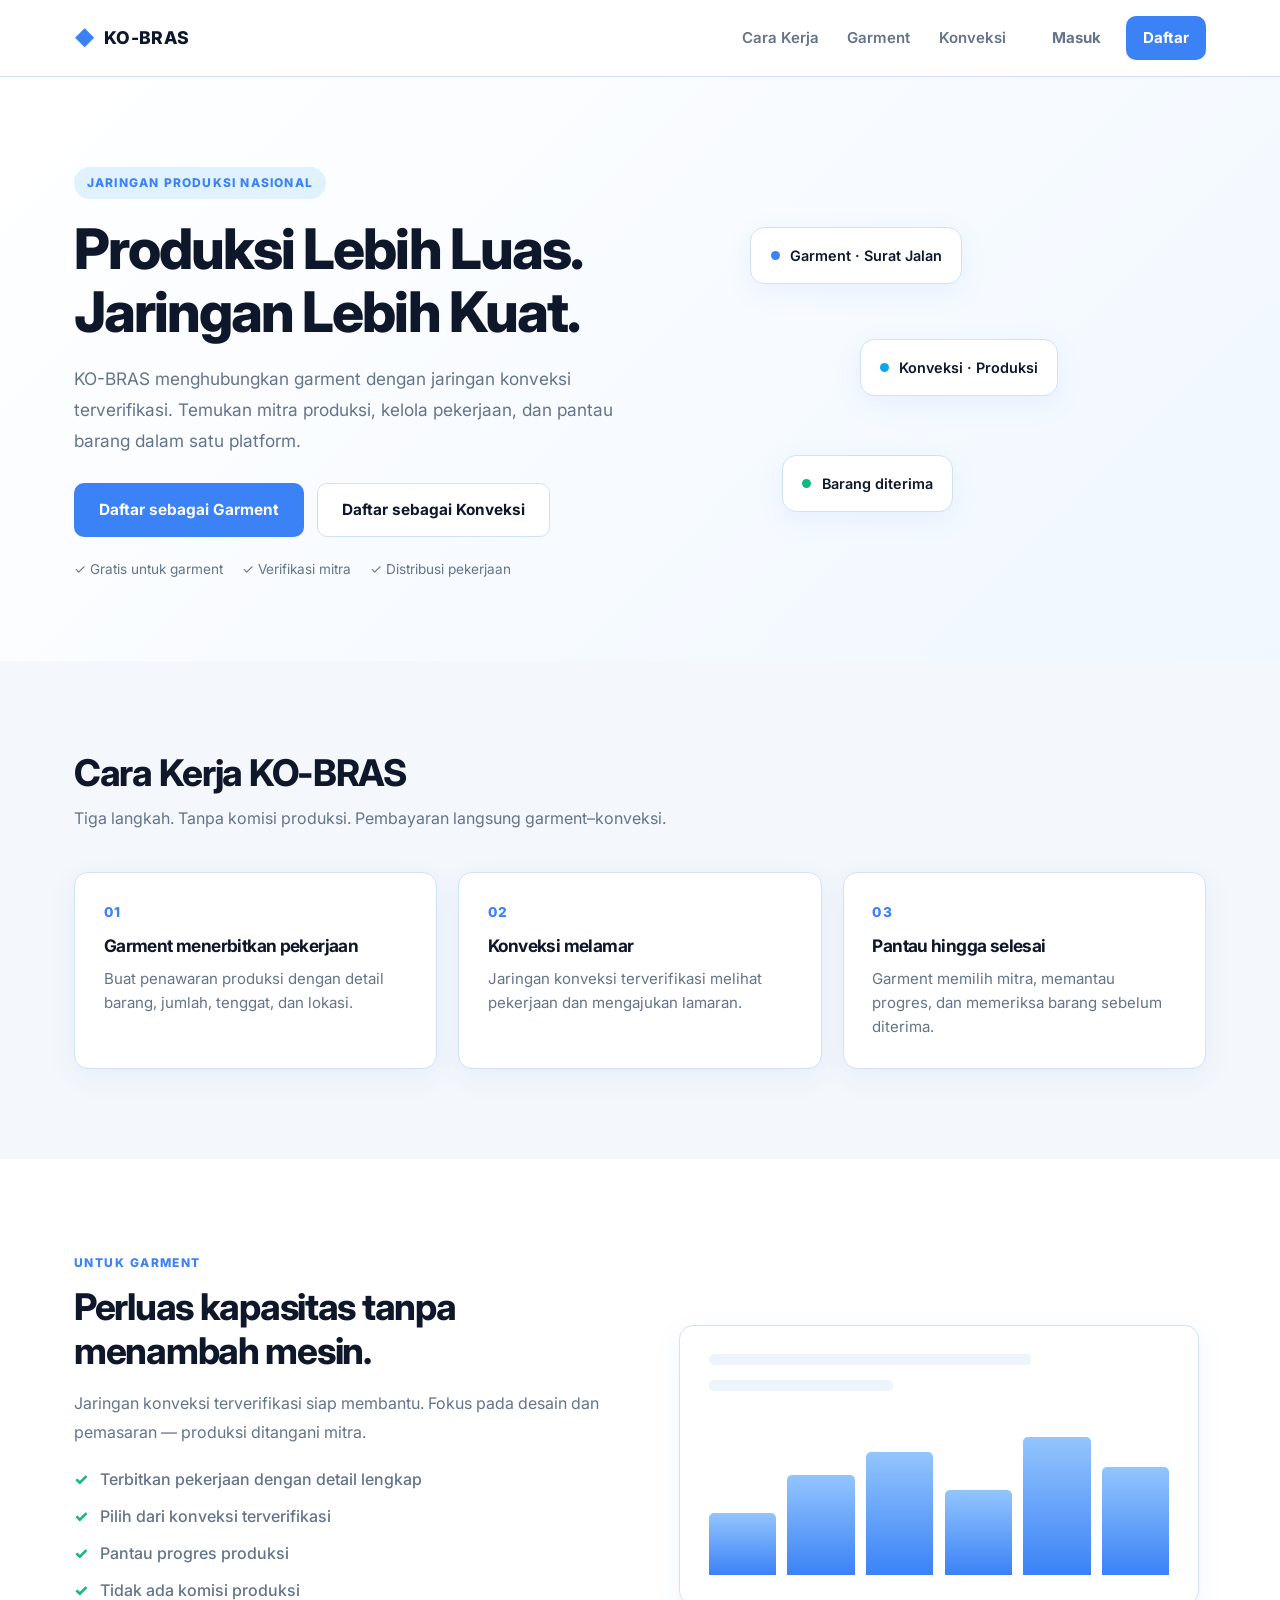
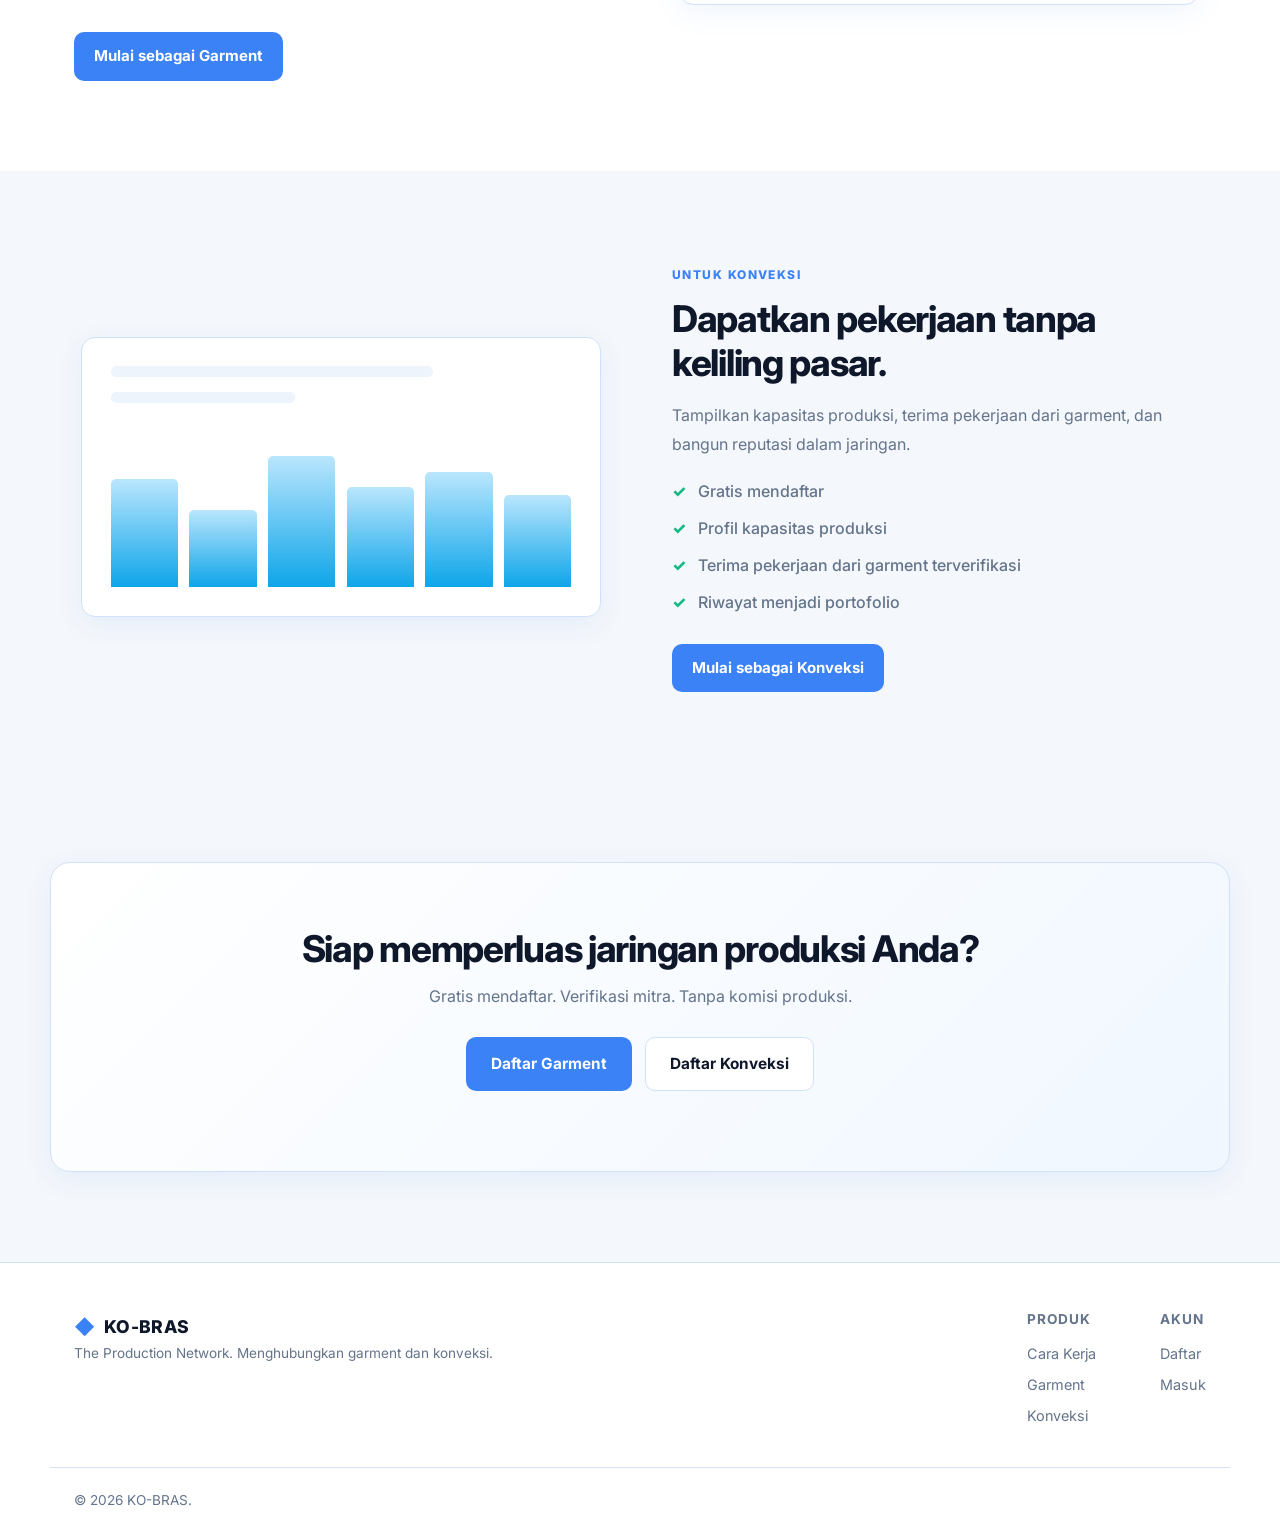
<file: index.html>
<!doctype html>
<html lang="id">
<head>
<meta charset="utf-8" />
<meta name="viewport" content="width=device-width, initial-scale=1" />
<title>KO-BRAS — Produksi Lebih Luas. Jaringan Lebih Kuat.</title>
<meta name="description" content="Platform yang menghubungkan garment dengan jaringan konveksi untuk produksi yang lebih luas dan jaringan yang lebih kuat." />
<link href="https://fonts.googleapis.com/css2?family=Inter:wght@400;500;600;700;800&display=swap" rel="stylesheet" />
<link rel="stylesheet" href="style.css?v=3" />
</head>
<body class="landing">

<header class="site-header">
  <div class="container header-inner">
    <a href="index.html" class="brand"><span class="brand-mark">◆</span><span class="brand-name">KO-BRAS</span></a>
    <nav class="site-nav" id="siteNav">
      <a href="#cara-kerja">Cara Kerja</a>
      <a href="#garment">Garment</a>
      <a href="#konveksi">Konveksi</a>
      <div class="nav-actions">
        <a href="login.html" class="btn btn-ghost">Masuk</a>
        <a href="register.html" class="btn btn-primary">Daftar</a>
      </div>
    </nav>
    <button class="nav-toggle" id="navToggle" aria-label="Menu">☰</button>
  </div>
</header>

<section class="hero">
  <div class="container hero-inner">
    <div class="hero-copy">
      <span class="pill">Jaringan Produksi Nasional</span>
      <h1>Produksi Lebih Luas.<br/>Jaringan Lebih Kuat.</h1>
      <p class="lead">KO-BRAS menghubungkan garment dengan jaringan konveksi terverifikasi. Temukan mitra produksi, kelola pekerjaan, dan pantau barang dalam satu platform.</p>
      <div class="hero-cta">
        <a href="register.html?type=garment" class="btn btn-primary btn-lg">Daftar sebagai Garment</a>
        <a href="register.html?type=konveksi" class="btn btn-outline btn-lg">Daftar sebagai Konveksi</a>
      </div>
      <div class="hero-meta">
        <span>✓ Gratis untuk garment</span>
        <span>✓ Verifikasi mitra</span>
        <span>✓ Distribusi pekerjaan</span>
      </div>
    </div>
    <div class="hero-visual" aria-hidden="true">
      <div class="h-card h-card-1"><span class="dot dot-g"></span>Garment · Surat Jalan</div>
      <div class="h-card h-card-2"><span class="dot dot-k"></span>Konveksi · Produksi</div>
      <div class="h-card h-card-3"><span class="dot dot-ok"></span>Barang diterima</div>
    </div>
  </div>
</section>

<section id="cara-kerja" class="section">
  <div class="container">
    <h2 class="section-title">Cara Kerja KO-BRAS</h2>
    <p class="section-sub">Tiga langkah. Tanpa komisi produksi. Pembayaran langsung garment–konveksi.</p>
    <div class="steps">
      <div class="step"><div class="step-num">01</div><h3>Garment menerbitkan pekerjaan</h3><p>Buat penawaran produksi dengan detail barang, jumlah, tenggat, dan lokasi.</p></div>
      <div class="step"><div class="step-num">02</div><h3>Konveksi melamar</h3><p>Jaringan konveksi terverifikasi melihat pekerjaan dan mengajukan lamaran.</p></div>
      <div class="step"><div class="step-num">03</div><h3>Pantau hingga selesai</h3><p>Garment memilih mitra, memantau progres, dan memeriksa barang sebelum diterima.</p></div>
    </div>
  </div>
</section>

<section id="garment" class="section section-alt">
  <div class="container split">
    <div>
      <span class="eyebrow">Untuk Garment</span>
      <h2>Perluas kapasitas tanpa menambah mesin.</h2>
      <p>Jaringan konveksi terverifikasi siap membantu. Fokus pada desain dan pemasaran — produksi ditangani mitra.</p>
      <ul class="checklist">
        <li>Terbitkan pekerjaan dengan detail lengkap</li>
        <li>Pilih dari konveksi terverifikasi</li>
        <li>Pantau progres produksi</li>
        <li>Tidak ada komisi produksi</li>
      </ul>
      <a href="register.html?type=garment" class="btn btn-primary">Mulai sebagai Garment</a>
    </div>
    <div class="mock mock-g"><div class="mock-line"></div><div class="mock-line short"></div>
      <div class="mock-bars"><span style="height:40%"></span><span style="height:65%"></span><span style="height:80%"></span><span style="height:55%"></span><span style="height:90%"></span><span style="height:70%"></span></div>
    </div>
  </div>
</section>

<section id="konveksi" class="section">
  <div class="container split reverse">
    <div class="mock mock-k"><div class="mock-line"></div><div class="mock-line short"></div>
      <div class="mock-bars"><span style="height:70%"></span><span style="height:50%"></span><span style="height:85%"></span><span style="height:65%"></span><span style="height:75%"></span><span style="height:60%"></span></div>
    </div>
    <div>
      <span class="eyebrow">Untuk Konveksi</span>
      <h2>Dapatkan pekerjaan tanpa keliling pasar.</h2>
      <p>Tampilkan kapasitas produksi, terima pekerjaan dari garment, dan bangun reputasi dalam jaringan.</p>
      <ul class="checklist">
        <li>Gratis mendaftar</li>
        <li>Profil kapasitas produksi</li>
        <li>Terima pekerjaan dari garment terverifikasi</li>
        <li>Riwayat menjadi portofolio</li>
      </ul>
      <a href="register.html?type=konveksi" class="btn btn-primary">Mulai sebagai Konveksi</a>
    </div>
  </div>
</section>

<section class="section section-cta">
  <div class="container cta-box">
    <h2>Siap memperluas jaringan produksi Anda?</h2>
    <p>Gratis mendaftar. Verifikasi mitra. Tanpa komisi produksi.</p>
    <div class="hero-cta">
      <a href="register.html?type=garment" class="btn btn-primary btn-lg">Daftar Garment</a>
      <a href="register.html?type=konveksi" class="btn btn-outline btn-lg">Daftar Konveksi</a>
    </div>
  </div>
</section>

<footer class="site-footer">
  <div class="container footer-inner">
    <div>
      <div class="brand"><span class="brand-mark">◆</span><span class="brand-name">KO-BRAS</span></div>
      <p class="muted small">The Production Network. Menghubungkan garment dan konveksi.</p>
    </div>
    <div class="footer-cols">
      <div><h4>Produk</h4><a href="#cara-kerja">Cara Kerja</a><a href="#garment">Garment</a><a href="#konveksi">Konveksi</a></div>
      <div><h4>Akun</h4><a href="register.html">Daftar</a><a href="login.html">Masuk</a></div>
    </div>
  </div>
  <div class="container footer-bottom"><span class="muted small">© <span id="year"></span> KO-BRAS.</span></div>
</footer>

<script>document.getElementById('year').textContent = new Date().getFullYear();</script>
<script>
  const navToggle = document.getElementById('navToggle');
  const siteNav = document.getElementById('siteNav');
  navToggle.addEventListener('click', () => siteNav.classList.toggle('open'));
</script>
</body>
</html>
</file>
<file: style.css>
/* =========================================
   KO-BRAS — RESPONSIVE DESIGN SYSTEM
   Light Blue / White Theme
========================================= */

:root {
  --bg: #f4f7fb;
  --surface: #ffffff;
  --surface-2: #eef4fb;
  --border: #d0e1f9;
  --text: #0f172a;
  --muted: #64748b;

  --brand: #3b82f6;
  --brand-2: #0ea5e9;
  --brand-light: #e0f2fe;

  --ok: #10b981;
  --err: #ef4444;

  --radius: 14px;
  --radius-sm: 10px;
  --shadow: 0 8px 28px rgba(59,130,246,.08);
  --max: 1180px;
}

/* RESET */

*,
*::before,
*::after {
  box-sizing: border-box;
}

html {
  margin: 0;
  padding: 0;
  scroll-behavior: smooth;
  scroll-padding-top: 90px;
  -webkit-text-size-adjust: 100%;
}

body {
  margin: 0;
  padding: 0;
  min-width: 320px;
  background: var(--bg);
  color: var(--text);
  font-family: 'Inter', system-ui, -apple-system, sans-serif;
  font-size: 16px;
  line-height: 1.6;
  -webkit-font-smoothing: antialiased;
  overflow-x: hidden;
}

img,
svg,
video {
  max-width: 100%;
  height: auto;
}

a {
  color: inherit;
  text-decoration: none;
}

button,
input,
textarea,
select {
  font: inherit;
}

h1,h2,h3,h4 {
  margin: 0 0 .65rem;
  letter-spacing: -.035em;
  line-height: 1.2;
}

h1 {
  font-size: clamp(2rem, 4.5vw, 3.5rem);
  font-weight: 800;
}

h2 {
  font-size: clamp(1.65rem, 3vw, 2.3rem);
  font-weight: 750;
}

h3 {
  font-size: 1.08rem;
  font-weight: 700;
}

p {
  margin: 0 0 .85rem;
}

.container {
  width: 100%;
  max-width: var(--max);
  margin: 0 auto;
  padding-left: 24px;
  padding-right: 24px;
}

.muted { color: var(--muted); }
.small { font-size: .85rem; }
.center { text-align: center; }

/* BUTTONS */

.btn {
  display: inline-flex;
  align-items: center;
  justify-content: center;
  gap: .5rem;
  min-height: 44px;
  padding: .7rem 1.2rem;
  border: 1px solid transparent;
  border-radius: var(--radius-sm);
  font-size: .94rem;
  font-weight: 700;
  cursor: pointer;
  transition: background .2s, border-color .2s, transform .2s;
  white-space: normal;
  text-align: center;
  font-family: inherit;
}

.btn:hover {
  transform: translateY(-2px);
}

.btn:disabled {
  opacity: .6;
  cursor: not-allowed;
}

.btn-primary {
  background: var(--brand);
  color: #fff;
}

.btn-primary:hover {
  background: #2563eb;
}

.btn-outline {
  background: #fff;
  color: var(--text);
  border-color: var(--border);
}

.btn-outline:hover {
  border-color: var(--brand);
  color: var(--brand);
}

.btn-ghost {
  background: transparent;
  color: var(--muted);
}

.btn-ghost:hover {
  color: var(--brand);
}

.btn-lg {
  min-height: 52px;
  padding: .85rem 1.5rem;
  font-size: .96rem;
}

.btn-sm {
  min-height: 36px;
  padding: .4rem .8rem;
  font-size: .85rem;
}

.btn-block {
  width: 100%;
}

/* BRAND */

.brand {
  display: inline-flex;
  align-items: center;
  gap: .55rem;
  font-weight: 800;
  letter-spacing: .02em;
  flex-shrink: 0;
}

.brand-mark {
  color: var(--brand);
  font-size: 1.25rem;
}

.brand-name {
  font-size: 1.1rem;
}

.role-tag {
  font-size: .7rem;
  text-transform: uppercase;
  letter-spacing: .08em;
  background: var(--brand-light);
  color: var(--brand);
  padding: .2rem .5rem;
  border-radius: 999px;
  font-weight: 700;
}

.role-k {
  background: rgba(14,165,233,.1);
  color: var(--brand-2);
}

/* HEADER */

.site-header {
  position: sticky;
  top: 0;
  z-index: 100;
  background: rgba(255,255,255,.94);
  backdrop-filter: blur(14px);
  -webkit-backdrop-filter: blur(14px);
  border-bottom: 1px solid var(--border);
}

.header-inner {
  min-height: 76px;
  display: flex;
  align-items: center;
  justify-content: space-between;
  gap: 1rem;
}

.site-nav {
  display: flex;
  align-items: center;
  gap: 1.8rem;
}

.site-nav > a {
  color: var(--muted);
  font-size: .94rem;
  font-weight: 600;
  transition: color .2s;
}

.site-nav > a:hover {
  color: var(--brand);
}

.nav-actions {
  display: flex;
  align-items: center;
  gap: .5rem;
}

.site-nav .btn {
  padding: .55rem 1rem;
}

.nav-toggle {
  display: none;
  width: 44px;
  height: 44px;
  background: #fff;
  border: 1px solid var(--border);
  color: var(--text);
  border-radius: 10px;
  font-size: 1.2rem;
  cursor: pointer;
}

/* HERO */

.hero {
  position: relative;
  overflow: hidden;
  padding: 90px 0 80px;
  background: linear-gradient(135deg,#fff 0%,#f0f7ff 100%);
}

.hero-inner {
  display: grid;
  grid-template-columns: 1.15fr .85fr;
  gap: 60px;
  align-items: center;
}

.hero-copy {
  min-width: 0;
}

.pill {
  display: inline-block;
  font-size: .75rem;
  text-transform: uppercase;
  letter-spacing: .1em;
  font-weight: 800;
  color: var(--brand);
  background: var(--brand-light);
  padding: .4rem .8rem;
  border-radius: 999px;
  margin-bottom: 1.2rem;
}

.hero h1 {
  margin-bottom: 1.2rem;
  line-height: 1.12;
}

.lead {
  font-size: 1.08rem;
  color: var(--muted);
  max-width: 550px;
  line-height: 1.8;
}

.hero-cta {
  display: flex;
  gap: .8rem;
  flex-wrap: wrap;
  margin: 1.7rem 0 1rem;
}

.hero-meta {
  display: flex;
  gap: 1.2rem;
  flex-wrap: wrap;
  font-size: .85rem;
  color: var(--muted);
  margin-top: 1.4rem;
}

.hero-visual {
  position: relative;
  height: 350px;
  min-width: 0;
}

.h-card {
  position: absolute;
  max-width: 95%;
  background: #fff;
  border: 1px solid var(--border);
  border-radius: var(--radius);
  padding: 1rem 1.2rem;
  box-shadow: var(--shadow);
  font-size: .9rem;
  display: flex;
  align-items: center;
  gap: .65rem;
  font-weight: 600;
}

.h-card-1 { top: 8%; left: 0; }
.h-card-2 { top: 40%; left: 24%; }
.h-card-3 { top: 73%; left: 7%; }

.dot {
  width: 9px;
  height: 9px;
  border-radius: 50%;
  flex-shrink: 0;
}

.dot-g { background: var(--brand); }
.dot-k { background: var(--brand-2); }
.dot-ok { background: var(--ok); }

/* SECTIONS */

.section {
  padding: 90px 0;
}

.section-alt {
  background: #fff;
}

.section-title {
  margin-bottom: .7rem;
}

.section-sub {
  color: var(--muted);
  margin-bottom: 2.5rem;
  max-width: 650px;
}

/* STEPS */

.steps {
  display: grid;
  grid-template-columns: repeat(3,minmax(0,1fr));
  gap: 1.3rem;
}

.step {
  min-width: 0;
  background: #fff;
  border: 1px solid var(--border);
  border-radius: var(--radius);
  padding: 1.8rem;
  box-shadow: var(--shadow);
  transition: transform .2s, box-shadow .2s;
}

.step:hover {
  transform: translateY(-4px);
  box-shadow: 0 12px 30px rgba(59,130,246,.12);
}

.step-num {
  font-size: .85rem;
  font-weight: 800;
  color: var(--brand);
  letter-spacing: .1em;
  margin-bottom: .8rem;
}

.step h3 {
  margin-bottom: .6rem;
}

.step p {
  color: var(--muted);
  font-size: .94rem;
  margin: 0;
}

/* SPLIT SECTIONS */

.split {
  display: grid;
  grid-template-columns: repeat(2,minmax(0,1fr));
  gap: 4rem;
  align-items: center;
}

.split > div {
  min-width: 0;
}

.eyebrow {
  display: inline-block;
  font-size: .75rem;
  text-transform: uppercase;
  letter-spacing: .12em;
  font-weight: 800;
  color: var(--brand);
  margin-bottom: .8rem;
}

.split h2 {
  margin-bottom: 1rem;
}

.split p {
  color: var(--muted);
  line-height: 1.8;
}

.checklist {
  list-style: none;
  padding: 0;
  margin: 1.3rem 0 1.8rem;
}

.checklist li {
  padding-left: 1.6rem;
  position: relative;
  margin-bottom: .7rem;
  color: var(--muted);
  font-weight: 500;
}

.checklist li::before {
  content: "✓";
  position: absolute;
  left: 0;
  color: var(--ok);
  font-weight: 800;
}

/* MOCKUP */

.mock {
  width: 100%;
  max-width: 520px;
  margin: auto;
  background: #fff;
  border: 1px solid var(--border);
  border-radius: var(--radius);
  padding: 1.8rem;
  height: 280px;
  display: flex;
  flex-direction: column;
  gap: .9rem;
  box-shadow: var(--shadow);
  overflow: hidden;
}

.mock-line {
  height: 11px;
  background: var(--surface-2);
  border-radius: 5px;
  width: 70%;
  flex-shrink: 0;
}

.mock-line.short {
  width: 40%;
}

.mock-bars {
  flex: 1;
  min-height: 0;
  display: flex;
  align-items: flex-end;
  gap: .7rem;
  padding-top: 1rem;
}

.mock-bars span {
  flex: 1;
  min-width: 0;
  border-radius: 5px 5px 0 0;
  min-height: 20px;
}

.mock-g .mock-bars span {
  background: linear-gradient(to top,var(--brand),#93c5fd);
}

.mock-k .mock-bars span {
  background: linear-gradient(to top,var(--brand-2),#bae6fd);
}

/* CTA */

.section-cta {
  padding: 80px 0 90px;
}

.cta-box {
  background: linear-gradient(135deg,#fff,#f0f7ff);
  border: 1px solid var(--border);
  border-radius: 20px;
  padding: 4rem 2rem;
  text-align: center;
  box-shadow: var(--shadow);
}

.cta-box h2 {
  margin-bottom: .8rem;
}

.cta-box p {
  color: var(--muted);
  margin-bottom: 1.5rem;
}

.cta-box .hero-cta {
  justify-content: center;
}

/* FOOTER */

.site-footer {
  background: #fff;
  border-top: 1px solid var(--border);
  padding: 3rem 0 1.5rem;
}

.footer-inner {
  display: flex;
  justify-content: space-between;
  gap: 2rem;
  flex-wrap: wrap;
}

.footer-cols {
  display: flex;
  gap: 4rem;
}

.footer-cols h4 {
  font-size: .85rem;
  text-transform: uppercase;
  letter-spacing: .08em;
  color: var(--muted);
  margin-bottom: .9rem;
}

.footer-cols a {
  display: block;
  font-size: .9rem;
  color: var(--muted);
  margin: .5rem 0;
}

.footer-cols a:hover {
  color: var(--brand);
}

.footer-bottom {
  border-top: 1px solid var(--border);
  padding-top: 1.2rem;
  margin-top: 2rem;
}

/* AUTH PAGES */

.auth-page {
  min-height: 100vh;
  display: flex;
  align-items: center;
  justify-content: center;
  padding: 2rem 1rem;
  background: var(--bg);
}

.auth-card {
  width: 100%;
  max-width: 440px;
  background: #fff;
  border: 1px solid var(--border);
  border-radius: var(--radius);
  padding: 2rem;
  box-shadow: var(--shadow);
}

.auth-brand {
  margin-bottom: 1.25rem;
}

.auth-card h1 {
  font-size: 1.6rem;
  margin-bottom: .3rem;
}

.auth-card form {
  display: flex;
  flex-direction: column;
  gap: .9rem;
  margin-top: 1.3rem;
}

.auth-card label {
  display: flex;
  flex-direction: column;
  gap: .4rem;
  font-size: .85rem;
  font-weight: 600;
  color: var(--muted);
}

.auth-card input {
  width: 100%;
  min-width: 0;
  background: var(--surface-2);
  border: 1px solid var(--border);
  border-radius: var(--radius-sm);
  padding: .8rem .9rem;
  color: var(--text);
  font-size: 16px;
  font-family: inherit;
}

.auth-card input:focus {
  outline: none;
  border-color: var(--brand);
  background: #fff;
  box-shadow: 0 0 0 3px rgba(59,130,246,.1);
}

.auth-back {
  position: absolute;
  top: 1.25rem;
  left: 1.25rem;
  color: var(--muted);
  font-size: .9rem;
}

.auth-back:hover {
  color: var(--brand);
}

.hint {
  font-size: .75rem;
  color: var(--muted);
  font-weight: 400;
}

.account-picker {
  display: grid;
  grid-template-columns: repeat(2,minmax(0,1fr));
  gap: .5rem;
  margin-top: 1.25rem;
  padding: .25rem;
  background: var(--surface-2);
  border: 1px solid var(--border);
  border-radius: var(--radius-sm);
}

.picker-btn {
  background: transparent;
  border: none;
  color: var(--muted);
  padding: .7rem;
  border-radius: 8px;
  font-weight: 700;
  cursor: pointer;
  font-family: inherit;
  font-size: .9rem;
  transition: all .15s;
}

.picker-btn.active {
  background: #fff;
  color: var(--brand);
  box-shadow: 0 2px 4px rgba(0,0,0,.05);
}

.form-error {
  background: rgba(239,68,68,.1);
  color: var(--err);
  border: 1px solid rgba(239,68,68,.3);
  padding: .7rem .9rem;
  border-radius: 8px;
  font-size: .85rem;
  margin: 0;
  overflow-wrap: anywhere;
}

.form-success {
  background: rgba(16,185,129,.1);
  color: var(--ok);
  border: 1px solid rgba(16,185,129,.3);
  padding: .7rem .9rem;
  border-radius: 8px;
  font-size: .85rem;
  margin: 0;
}

/* =========================================
   RESPONSIVE — TABLET
========================================= */

@media (max-width: 900px) {

  .container {
    padding-left: 22px;
    padding-right: 22px;
  }

  .hero {
    padding: 65px 0;
  }

  .hero-inner {
    grid-template-columns: 1fr .8fr;
    gap: 25px;
  }

  .hero-visual {
    height: 290px;
  }

  .h-card {
    font-size: .8rem;
    padding: .8rem;
  }

  .steps {
    grid-template-columns: repeat(2,minmax(0,1fr));
  }

  .split {
    gap: 2.2rem;
  }

  .section {
    padding: 70px 0;
  }

}

/* =========================================
   RESPONSIVE — MOBILE
========================================= */

@media (max-width: 680px) {

  html {
    scroll-padding-top: 75px;
  }

  .container {
    padding-left: 20px;
    padding-right: 20px;
  }

  /* MOBILE HEADER */

  .header-inner {
    min-height: 66px;
    padding-top: .5rem;
    padding-bottom: .5rem;
  }

  .brand-name {
    font-size: 1rem;
  }

  .nav-toggle {
    display: flex;
    align-items: center;
    justify-content: center;
  }

  .site-nav {
    display: none;
    position: absolute;
    top: 100%;
    left: 0;
    right: 0;
    width: 100%;
    background: #fff;
    border-bottom: 1px solid var(--border);
    box-shadow: 0 12px 20px rgba(15,23,42,.08);
    padding: 1rem 20px 1.3rem;
    flex-direction: column;
    align-items: stretch;
    gap: .3rem;
  }

  .site-nav.open {
    display: flex;
  }

  .site-nav > a {
    display: block;
    padding: .8rem .5rem;
    border-radius: 8px;
  }

  .site-nav > a:hover {
    background: var(--surface-2);
  }

  .nav-actions {
    display: grid;
    grid-template-columns: 1fr 1fr;
    gap: .6rem;
    margin-top: .5rem;
  }

  .nav-actions .btn {
    width: 100%;
  }

  /* HERO */

  .hero {
    padding: 55px 0 45px;
  }

  .hero-inner {
    grid-template-columns: 1fr;
    gap: 30px;
  }

  .hero-copy {
    width: 100%;
  }

  h1 {
    font-size: clamp(2rem,8vw,2.7rem);
  }

  .hero h1 {
    line-height: 1.15;
    margin-bottom: 1rem;
  }

  .lead {
    font-size: 1rem;
    line-height: 1.7;
  }

  .hero-cta {
    display: flex;
    flex-direction: column;
    width: 100%;
    gap: .7rem;
    margin-top: 1.4rem;
  }

  .hero-cta .btn {
    width: 100%;
    min-height: 50px;
  }

  .hero-meta {
    display: grid;
    grid-template-columns: 1fr;
    gap: .55rem;
    font-size: .84rem;
  }

  .hero-visual {
    height: 210px;
    width: 100%;
    max-width: 420px;
    margin: 0 auto;
  }

  .h-card {
    max-width: 90%;
    font-size: .78rem;
    padding: .75rem .9rem;
  }

  .h-card-1 { top: 2%; left: 0; }
  .h-card-2 { top: 36%; left: 12%; }
  .h-card-3 { top: 70%; left: 3%; }

  /* SECTIONS */

  .section {
    padding: 60px 0;
  }

  .section-title {
    font-size: 1.65rem;
  }

  .section-sub {
    font-size: .94rem;
    margin-bottom: 1.7rem;
  }

  /* STEPS */

  .steps {
    grid-template-columns: 1fr;
    gap: .9rem;
  }

  .step {
    padding: 1.3rem;
  }

  /* GARMENT & KONVEKSI */

  .split {
    grid-template-columns: 1fr;
    gap: 2rem;
  }

  .split.reverse .mock {
    order: 2;
  }

  .split.reverse > div:last-child {
    order: 1;
  }

  .split h2 {
    font-size: 1.75rem;
  }

  .split p {
    font-size: .96rem;
  }

  .mock {
    height: 220px;
    padding: 1.3rem;
  }

  /* CTA */

  .section-cta {
    padding: 55px 0 65px;
  }

  .cta-box {
    padding: 2.2rem 1.2rem;
    border-radius: 14px;
  }

  .cta-box h2 {
    font-size: 1.65rem;
  }

  .cta-box p {
    font-size: .94rem;
  }

  /* FOOTER */

  .site-footer {
    padding: 2.2rem 0 1.3rem;
  }

  .footer-inner {
    flex-direction: column;
    gap: 1.8rem;
  }

  .footer-cols {
    gap: 3rem;
    flex-wrap: wrap;
  }

  .footer-bottom {
    margin-top: 1.5rem;
  }

  /* AUTH */

  .auth-page {
    padding: 4rem 1rem 2rem;
    align-items: flex-start;
  }

  .auth-card {
    padding: 1.5rem 1.2rem;
    margin: auto 0;
  }

  .auth-back {
    top: 1rem;
    left: 1rem;
  }

}

/* =========================================
   SMALL MOBILE — 320px to 390px
========================================= */

@media (max-width: 390px) {

  .container {
    padding-left: 16px;
    padding-right: 16px;
  }

  .hero {
    padding-top: 42px;
  }

  h1 {
    font-size: 2rem;
  }

  .hero-meta {
    font-size: .78rem;
  }

  .h-card {
    font-size: .73rem;
    padding: .7rem .75rem;
  }

  .step {
    padding: 1.1rem;
  }

  .footer-cols {
    gap: 2rem;
  }

  .auth-card {
    padding: 1.3rem 1rem;
  }

}

/* ACCESSIBILITY */

@media (prefers-reduced-motion: reduce) {
  *,
  *::before,
  *::after {
    scroll-behavior: auto !important;
    transition-duration: .01ms !important;
    animation-duration: .01ms !important;
  }
}
</file>
